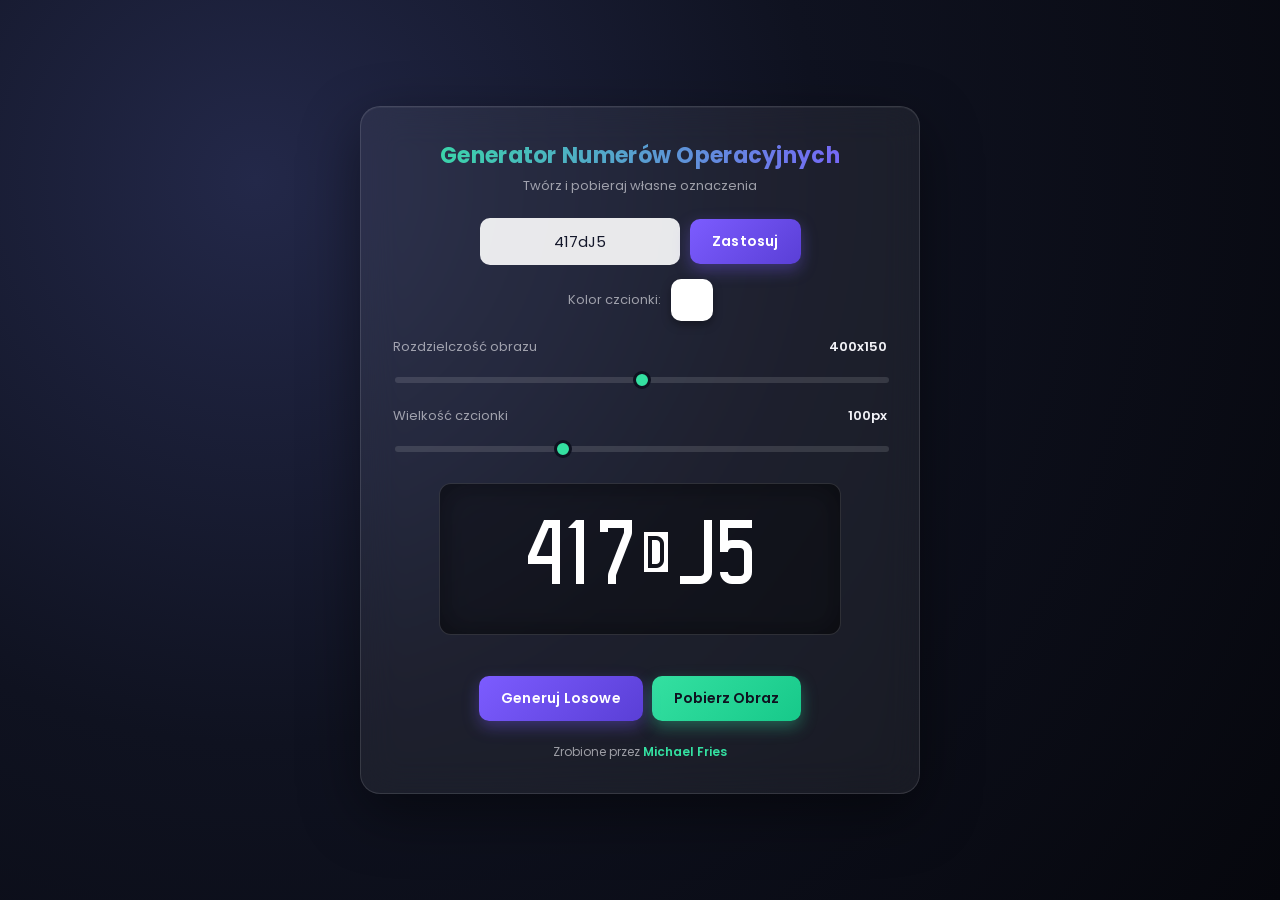
<file: oznaczenia.html>
<!DOCTYPE html>
<html lang="pl">
<head>
<meta charset="UTF-8">
<meta name="viewport" content="width=device-width, initial-scale=1.0">
<title>Generator Numerów Operacyjnych</title>
<style>
    @import url('https://fonts.googleapis.com/css2?family=Poppins:wght@400;500;600;700&display=swap');

    :root {
        --bg-1: #0f1220;
        --bg-2: #1c2138;
        --card: rgba(255,255,255,0.06);
        --card-border: rgba(255,255,255,0.12);
        --accent: #7c5cff;
        --accent-2: #34e0a1;
        --text: #f2f2f7;
        --text-dim: rgba(242,242,247,0.6);
    }

    * { box-sizing: border-box; }

    body {
        font-family: 'Poppins', Arial, sans-serif;
        display: flex;
        justify-content: center;
        align-items: center;
        min-height: 100vh;
        margin: 0;
        background: radial-gradient(circle at 20% 20%, #232849 0%, var(--bg-1) 45%, #06070d 100%);
        padding: 24px;
        color: var(--text);
    }

    .container {
        background: var(--card);
        backdrop-filter: blur(18px);
        border: 1px solid var(--card-border);
        padding: 32px;
        border-radius: 20px;
        box-shadow: 0 20px 60px rgba(0,0,0,0.45), inset 0 1px 0 rgba(255,255,255,0.05);
        text-align: center;
        max-width: 560px;
        width: 100%;
    }

    h1 {
        margin: 0 0 4px;
        font-size: 22px;
        font-weight: 700;
        letter-spacing: 0.3px;
        background: linear-gradient(90deg, var(--accent-2), var(--accent));
        -webkit-background-clip: text;
        background-clip: text;
        color: transparent;
    }

    .subtitle {
        color: var(--text-dim);
        font-size: 13px;
        margin-bottom: 22px;
    }

    canvas#outputCanvas {
        border: 1px solid var(--card-border);
        border-radius: 12px;
        margin: 8px 0 20px;
        background: rgba(0,0,0,0.35);
        max-width: 100%;
        height: auto;
        box-shadow: inset 0 0 30px rgba(0,0,0,0.4);
    }

    .row {
        display: flex;
        align-items: center;
        justify-content: center;
        gap: 10px;
        flex-wrap: wrap;
        margin: 14px 0;
    }

    input[type="text"] {
        padding: 12px 14px;
        font-size: 15px;
        width: 200px;
        text-align: center;
        background: rgba(255,255,255,0.9);
        border: none;
        border-radius: 10px;
        color: #14172a;
        font-family: 'Poppins', sans-serif;
        outline: none;
        transition: box-shadow 0.2s ease, transform 0.2s ease;
    }

    input[type="text"]:focus {
        box-shadow: 0 0 0 3px rgba(124,92,255,0.5);
        transform: translateY(-1px);
    }

    /* ---- Buttons + ripple/press animation ---- */
    button {
        position: relative;
        overflow: hidden;
        padding: 12px 22px;
        font-size: 14px;
        font-weight: 600;
        font-family: 'Poppins', sans-serif;
        background: linear-gradient(135deg, var(--accent), #5a3fd6);
        color: white;
        border: none;
        border-radius: 10px;
        cursor: pointer;
        letter-spacing: 0.2px;
        transition: transform 0.18s cubic-bezier(.34,1.56,.64,1), box-shadow 0.25s ease, filter 0.2s ease;
        box-shadow: 0 6px 16px rgba(124,92,255,0.35);
        will-change: transform;
    }

    button.secondary {
        background: linear-gradient(135deg, #2b3050, #1c2036);
        box-shadow: 0 6px 16px rgba(0,0,0,0.35);
        border: 1px solid var(--card-border);
    }

    button:hover {
        transform: translateY(-3px) scale(1.03);
        filter: brightness(1.08);
        box-shadow: 0 10px 22px rgba(124,92,255,0.45);
    }

    button.secondary:hover {
        box-shadow: 0 10px 22px rgba(0,0,0,0.45);
    }

    button:active {
        transform: translateY(0px) scale(0.96);
        transition: transform 0.08s ease;
    }

    button .ripple {
        position: absolute;
        border-radius: 50%;
        background: rgba(255,255,255,0.55);
        transform: scale(0);
        pointer-events: none;
        animation: rippleAnim 550ms ease-out forwards;
    }

    @keyframes rippleAnim {
        to {
            transform: scale(3.2);
            opacity: 0;
        }
    }

    a#downloadLink {
        display: inline-flex;
        align-items: center;
        justify-content: center;
        padding: 12px 22px;
        font-size: 14px;
        font-weight: 600;
        border-radius: 10px;
        color: #0f1220;
        background: linear-gradient(135deg, var(--accent-2), #17c98a);
        text-decoration: none;
        box-shadow: 0 6px 16px rgba(52,224,161,0.35);
        transition: transform 0.18s cubic-bezier(.34,1.56,.64,1), box-shadow 0.25s ease, filter 0.2s ease;
    }
    a#downloadLink:hover {
        transform: translateY(-3px) scale(1.03);
        filter: brightness(1.05);
        box-shadow: 0 10px 22px rgba(52,224,161,0.45);
    }
    a#downloadLink:active {
        transform: translateY(0px) scale(0.96);
    }

    /* ---- Sliders ---- */
    .slider-block {
        margin: 16px 0;
        text-align: left;
    }
    .slider-block label {
        display: flex;
        justify-content: space-between;
        font-size: 13px;
        color: var(--text-dim);
        margin-bottom: 8px;
    }
    .slider-block label span.val {
        color: var(--text);
        font-weight: 600;
    }
    .slider {
        -webkit-appearance: none;
        width: 100%;
        height: 6px;
        border-radius: 4px;
        background: rgba(255,255,255,0.12);
        outline: none;
    }
    .slider::-webkit-slider-thumb {
        -webkit-appearance: none;
        width: 18px;
        height: 18px;
        border-radius: 50%;
        background: var(--accent-2);
        border: 3px solid #0f1220;
        cursor: pointer;
        transition: transform 0.15s ease;
    }
    .slider::-webkit-slider-thumb:hover {
        transform: scale(1.2);
    }

    /* ---- Custom color picker ---- */
    .color-field {
        position: relative;
        display: inline-flex;
        align-items: center;
        gap: 10px;
    }
    .color-field .cf-label {
        font-size: 13px;
        color: var(--text-dim);
    }
    .swatch-btn {
        width: 42px;
        height: 42px;
        border-radius: 10px;
        border: 2px solid var(--card-border);
        cursor: pointer;
        box-shadow: 0 4px 10px rgba(0,0,0,0.35);
        transition: transform 0.18s cubic-bezier(.34,1.56,.64,1);
        padding: 0;
    }
    .swatch-btn:hover {
        transform: translateY(-2px) scale(1.06);
    }
    .swatch-btn:active {
        transform: scale(0.94);
    }

    .color-panel {
        position: absolute;
        top: 54px;
        left: 50%;
        transform: translateX(-50%) translateY(-8px) scale(0.96);
        width: 232px;
        background: #181c30;
        border: 1px solid var(--card-border);
        border-radius: 14px;
        padding: 16px;
        box-shadow: 0 20px 45px rgba(0,0,0,0.55);
        z-index: 20;
        opacity: 0;
        pointer-events: none;
        transition: opacity 0.18s ease, transform 0.18s ease;
    }
    .color-panel.open {
        opacity: 1;
        pointer-events: auto;
        transform: translateX(-50%) translateY(0) scale(1);
    }

    #svCanvas {
        border-radius: 8px;
        cursor: crosshair;
        display: block;
        width: 100%;
        height: 130px;
    }
    #hueCanvas {
        border-radius: 8px;
        cursor: pointer;
        display: block;
        width: 100%;
        height: 14px;
        margin-top: 10px;
    }
    .sv-marker, .hue-marker {
        position: absolute;
        pointer-events: none;
    }
    .sv-marker {
        width: 12px;
        height: 12px;
        border-radius: 50%;
        border: 2px solid white;
        box-shadow: 0 0 0 1px rgba(0,0,0,0.4);
        transform: translate(-6px, -6px);
    }
    .hue-marker {
        width: 4px;
        height: 18px;
        border-radius: 2px;
        background: white;
        border: 1px solid rgba(0,0,0,0.4);
        transform: translate(-2px, -2px);
    }

    .swatch-presets {
        display: flex;
        flex-wrap: wrap;
        gap: 6px;
        margin-top: 12px;
    }
    .preset {
        width: 20px;
        height: 20px;
        border-radius: 6px;
        cursor: pointer;
        border: 1px solid rgba(255,255,255,0.25);
        transition: transform 0.15s ease;
    }
    .preset:hover {
        transform: scale(1.2);
    }

    #hexInput {
        margin-top: 12px;
        width: 100%;
        padding: 8px 10px;
        border-radius: 8px;
        border: 1px solid var(--card-border);
        background: rgba(255,255,255,0.9);
        color: #14172a;
        font-family: 'Poppins', monospace;
        font-size: 13px;
        text-align: center;
        outline: none;
    }

    footer {
        color: var(--text-dim);
        margin-top: 22px;
        font-size: 12px;
    }
    footer a {
        color: var(--accent-2);
        text-decoration: none;
        font-weight: 600;
    }
    footer a:hover {
        text-decoration: underline;
    }
</style>
</head>
<body>
    <div class="container">
        <h1>Generator Numerów Operacyjnych</h1>
        <div class="subtitle">Twórz i pobieraj własne oznaczenia</div>

        <div class="row">
            <input type="text" id="customInput" placeholder="np. 423pX5" maxlength="999">
            <button id="generateCustom">Zastosuj</button>
        </div>

        <div class="row">
            <div class="color-field">
                <span class="cf-label">Kolor czcionki:</span>
                <button id="swatchBtn" class="swatch-btn" style="background:#ffffff;"></button>

                <div id="colorPanel" class="color-panel">
                    <canvas id="svCanvas" width="200" height="130"></canvas>
                    <canvas id="hueCanvas" width="200" height="14"></canvas>
                    <div id="svMarker" class="sv-marker" style="left:0;top:0;"></div>
                    <div id="hueMarker" class="hue-marker" style="left:0;top:0;"></div>
                    <div class="swatch-presets" id="presets"></div>
                    <input type="text" id="hexInput" value="#FFFFFF" maxlength="7">
                </div>
            </div>
        </div>

        <div class="slider-block">
            <label for="resolutionSlider">Rozdzielczość obrazu <span class="val" id="resolutionValue">400x150</span></label>
            <input type="range" id="resolutionSlider" class="slider" min="200" max="600" value="400" step="50">
        </div>

        <div class="slider-block">
            <label for="fontSizeSlider">Wielkość czcionki <span class="val" id="fontSizeValue">100px</span></label>
            <input type="range" id="fontSizeSlider" class="slider" min="50" max="200" value="100" step="5">
        </div>

        <canvas id="outputCanvas" width="400" height="150"></canvas>

        <div class="row">
            <button id="generateRandom">Generuj Losowe</button>
            <a id="downloadLink" href="#" download="numer_operacyjny.png">Pobierz Obraz</a>
        </div>

        <footer>Zrobione przez <a href="https://michaelfries.tech/" target="_blank">Michael Fries</a></footer>
    </div>

    <script>
        document.addEventListener('DOMContentLoaded', function() {
            const canvas = document.getElementById('outputCanvas');
            const ctx = canvas.getContext('2d');
            const generateRandomBtn = document.getElementById('generateRandom');
            const generateCustomBtn = document.getElementById('generateCustom');
            const customInput = document.getElementById('customInput');
            const downloadLink = document.getElementById('downloadLink');
            const resolutionSlider = document.getElementById('resolutionSlider');
            const fontSizeSlider = document.getElementById('fontSizeSlider');
            const resolutionValue = document.getElementById('resolutionValue');
            const fontSizeValue = document.getElementById('fontSizeValue');

            let currentText = '';
            let currentFontSize = 100;
            let currentColor = '#ffffff';

            const font = new FontFace('Oznaczenia', 'url(Oznaczenia.ttf)');
            font.load().then(function(loadedFont) {
                document.fonts.add(loadedFont);
                generateRandom();
            }).catch(function(error) {
                console.error('Błąd ładowania czcionki:', error);
                generateRandom();
            });

            document.querySelectorAll('button').forEach(function(btn) {
                btn.addEventListener('pointerdown', function(e) {
                    const rect = btn.getBoundingClientRect();
                    const ripple = document.createElement('span');
                    const size = Math.max(rect.width, rect.height);
                    ripple.className = 'ripple';
                    ripple.style.width = ripple.style.height = size + 'px';
                    ripple.style.left = (e.clientX - rect.left - size / 2) + 'px';
                    ripple.style.top = (e.clientY - rect.top - size / 2) + 'px';
                    btn.appendChild(ripple);
                    setTimeout(function() { ripple.remove(); }, 550);
                });
            });

            generateRandomBtn.addEventListener('click', generateRandom);

            generateCustomBtn.addEventListener('click', function() {
                const text = customInput.value.trim();
                if (text) {
                    currentText = text;
                    drawText(text);
                } else {
                    alert("Wpisz poprawne oznaczenie!");
                }
            });

            resolutionSlider.addEventListener('input', function() {
                const width = parseInt(this.value);
                const height = Math.round(width * 0.375);
                canvas.width = width;
                canvas.height = height;
                resolutionValue.textContent = `${width}x${height}`;
                if (currentText) drawText(currentText);
            });

            fontSizeSlider.addEventListener('input', function() {
                currentFontSize = parseInt(this.value);
                fontSizeValue.textContent = currentFontSize + 'px';
                if (currentText) drawText(currentText);
            });

            function generateRandom() {
                const num1 = Math.floor(Math.random() * 101) + 400;
                const middleLetter = String.fromCharCode(Math.floor(Math.random() * 16) + 97);
                const useLetterInNum2 = Math.random() > 0.5;
                let num2;
                if (useLetterInNum2) {
                    const letter = String.fromCharCode(Math.floor(Math.random() * 26) + 65);
                    const number = Math.floor(Math.random() * 10);
                    num2 = `${letter}${number}`;
                } else {
                    num2 = '21';
                }
                const text = `${num1}${middleLetter}${num2}`;
                currentText = text;
                customInput.value = text;
                drawText(text);
            }

            function drawText(text) {
                ctx.clearRect(0, 0, canvas.width, canvas.height);
                ctx.fillStyle = currentColor;
                ctx.font = `${currentFontSize}px "Oznaczenia"`;
                ctx.textAlign = 'center';
                ctx.textBaseline = 'middle';
                ctx.fillText(text, canvas.width / 2, canvas.height / 2);
                downloadLink.href = canvas.toDataURL('image/png');
            }

            const swatchBtn = document.getElementById('swatchBtn');
            const colorPanel = document.getElementById('colorPanel');
            const svCanvas = document.getElementById('svCanvas');
            const svCtx = svCanvas.getContext('2d');
            const hueCanvas = document.getElementById('hueCanvas');
            const hueCtx = hueCanvas.getContext('2d');
            const svMarker = document.getElementById('svMarker');
            const hueMarker = document.getElementById('hueMarker');
            const hexInput = document.getElementById('hexInput');
            const presetsEl = document.getElementById('presets');

            let hue = 0;      // 0-360
            let sat = 0;      // 0-1
            let val = 1;      // 0-1

            const presetColors = ['#ffffff','#000000','#ff4d4d','#ffb84d','#ffe14d','#7CFC7C','#4de1ff','#4d7bff','#b24dff','#ff4dc4','#8c8c8c','#34e0a1'];
            presetColors.forEach(function(c) {
                const p = document.createElement('div');
                p.className = 'preset';
                p.style.background = c;
                p.addEventListener('click', function() {
                    setColorFromHex(c);
                });
                presetsEl.appendChild(p);
            });

            function hsvToRgb(h, s, v) {
                let c = v * s;
                let x = c * (1 - Math.abs((h / 60) % 2 - 1));
                let m = v - c;
                let r=0, g=0, b=0;
                if (h < 60) { r=c; g=x; b=0; }
                else if (h < 120) { r=x; g=c; b=0; }
                else if (h < 180) { r=0; g=c; b=x; }
                else if (h < 240) { r=0; g=x; b=c; }
                else if (h < 300) { r=x; g=0; b=c; }
                else { r=c; g=0; b=x; }
                return [Math.round((r+m)*255), Math.round((g+m)*255), Math.round((b+m)*255)];
            }

            function rgbToHex(r, g, b) {
                return '#' + [r,g,b].map(v => v.toString(16).padStart(2,'0')).join('');
            }

            function rgbToHsv(r, g, b) {
                r/=255; g/=255; b/=255;
                const max = Math.max(r,g,b), min = Math.min(r,g,b);
                const d = max - min;
                let h = 0;
                if (d !== 0) {
                    if (max === r) h = ((g-b)/d) % 6;
                    else if (max === g) h = (b-r)/d + 2;
                    else h = (r-g)/d + 4;
                    h *= 60;
                    if (h < 0) h += 360;
                }
                const s = max === 0 ? 0 : d/max;
                const v = max;
                return [h, s, v];
            }

            function drawHueStrip() {
                const grad = hueCtx.createLinearGradient(0, 0, hueCanvas.width, 0);
                for (let i = 0; i <= 360; i += 30) {
                    grad.addColorStop(i/360, `hsl(${i},100%,50%)`);
                }
                hueCtx.fillStyle = grad;
                hueCtx.fillRect(0, 0, hueCanvas.width, hueCanvas.height);
            }

            function drawSvSquare() {
                const [r,g,b] = hsvToRgb(hue, 1, 1);
                svCtx.fillStyle = `rgb(${r},${g},${b})`;
                svCtx.fillRect(0, 0, svCanvas.width, svCanvas.height);

                const whiteGrad = svCtx.createLinearGradient(0, 0, svCanvas.width, 0);
                whiteGrad.addColorStop(0, 'rgba(255,255,255,1)');
                whiteGrad.addColorStop(1, 'rgba(255,255,255,0)');
                svCtx.fillStyle = whiteGrad;
                svCtx.fillRect(0, 0, svCanvas.width, svCanvas.height);

                const blackGrad = svCtx.createLinearGradient(0, 0, 0, svCanvas.height);
                blackGrad.addColorStop(0, 'rgba(0,0,0,0)');
                blackGrad.addColorStop(1, 'rgba(0,0,0,1)');
                svCtx.fillStyle = blackGrad;
                svCtx.fillRect(0, 0, svCanvas.width, svCanvas.height);
            }

            function updateMarkers() {
                const svRect = { w: svCanvas.width, h: svCanvas.height };
                svMarker.style.left = (sat * svRect.w) + 'px';
                svMarker.style.top = ((1-val) * svRect.h) + 'px';

                const hueRect = { w: hueCanvas.width };
                hueMarker.style.left = (hue / 360 * hueRect.w) + 'px';
                hueMarker.style.top = '7px';
            }

            function positionMarkersAbsolute() {
                // markers are positioned relative to the panel; offset by canvas offsets
                svMarker.style.position = 'absolute';
                hueMarker.style.position = 'absolute';
                svMarker.style.left = (svCanvas.offsetLeft + sat * svCanvas.clientWidth) + 'px';
                svMarker.style.top = (svCanvas.offsetTop + (1-val) * svCanvas.clientHeight) + 'px';
                hueMarker.style.left = (hueCanvas.offsetLeft + (hue/360) * hueCanvas.clientWidth) + 'px';
                hueMarker.style.top = (hueCanvas.offsetTop + hueCanvas.clientHeight/2) + 'px';
            }

            function applyColor(updateHex) {
                const [r,g,b] = hsvToRgb(hue, sat, val);
                currentColor = rgbToHex(r,g,b);
                swatchBtn.style.background = currentColor;
                if (updateHex !== false) hexInput.value = currentColor;
                drawSvSquare();
                positionMarkersAbsolute();
                if (currentText) drawText(currentText);
            }

            function setColorFromHex(hex) {
                hex = hex.trim();
                if (!/^#([0-9a-fA-F]{6})$/.test(hex)) return;
                const r = parseInt(hex.substr(1,2),16);
                const g = parseInt(hex.substr(3,2),16);
                const b = parseInt(hex.substr(5,2),16);
                const [h,s,v] = rgbToHsv(r,g,b);
                hue = h; sat = s; val = v;
                applyColor(false);
                hexInput.value = hex;
            }

            function svPick(clientX, clientY) {
                const rect = svCanvas.getBoundingClientRect();
                let x = Math.min(Math.max(clientX - rect.left, 0), rect.width);
                let y = Math.min(Math.max(clientY - rect.top, 0), rect.height);
                sat = x / rect.width;
                val = 1 - (y / rect.height);
                applyColor();
            }

            function huePick(clientX) {
                const rect = hueCanvas.getBoundingClientRect();
                let x = Math.min(Math.max(clientX - rect.left, 0), rect.width);
                hue = (x / rect.width) * 360;
                applyColor();
            }

            let draggingSv = false;
            let draggingHue = false;

            svCanvas.addEventListener('pointerdown', function(e) {
                draggingSv = true;
                svPick(e.clientX, e.clientY);
            });
            window.addEventListener('pointermove', function(e) {
                if (draggingSv) svPick(e.clientX, e.clientY);
                if (draggingHue) huePick(e.clientX);
            });
            window.addEventListener('pointerup', function() {
                draggingSv = false;
                draggingHue = false;
            });

            hueCanvas.addEventListener('pointerdown', function(e) {
                draggingHue = true;
                huePick(e.clientX);
            });

            hexInput.addEventListener('change', function() {
                let hex = hexInput.value.trim();
                if (hex[0] !== '#') hex = '#' + hex;
                setColorFromHex(hex);
            });

            swatchBtn.addEventListener('click', function(e) {
                e.stopPropagation();
                colorPanel.classList.toggle('open');
                if (colorPanel.classList.contains('open')) {
                    positionMarkersAbsolute();
                }
            });

            document.addEventListener('click', function(e) {
                if (!colorPanel.contains(e.target) && e.target !== swatchBtn) {
                    colorPanel.classList.remove('open');
                }
            });

            drawHueStrip();
            drawSvSquare();
            positionMarkersAbsolute();
        });
    </script>
</body>
</html>
</file>
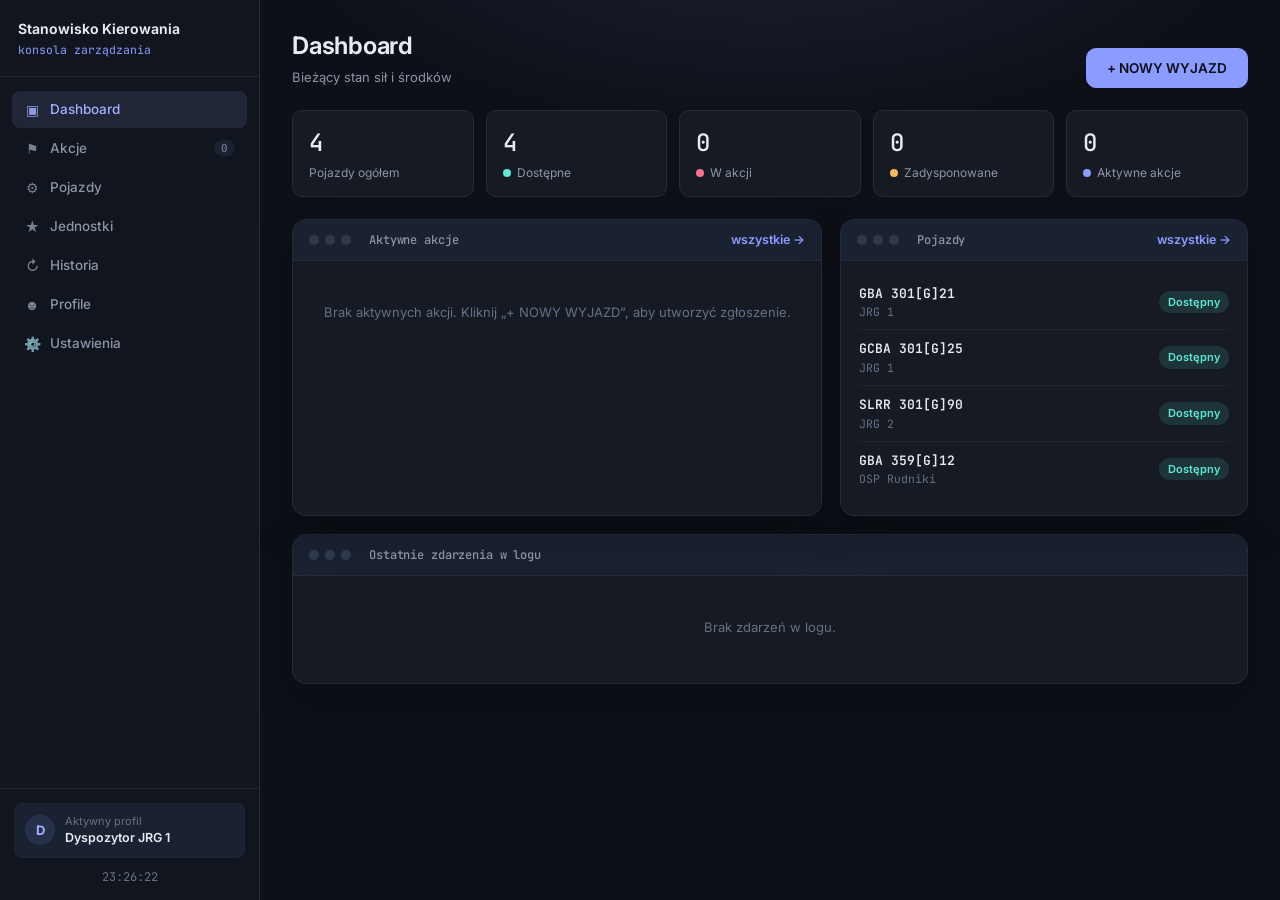
<file: skpsp.html>
<!DOCTYPE html>
<html lang="pl">
<head>
<meta charset="UTF-8">
<meta name="viewport" content="width=device-width, initial-scale=1.0">
<title>Stanowisko Kierowania</title>
<link rel="stylesheet" href="style.css">
</head>
<body>

<div class="app" id="app">

  <header class="mobile-topbar">
    <button class="icon-btn" id="menuToggle" aria-label="Menu">
    </button>
    <div class="mobile-clock" id="mobileClock">--:--</div>
  </header>

  <div class="overlay" id="navOverlay"></div>


  <nav class="sidebar" id="sidebar">
    <div class="sidebar-brand">
      <div class="brand-text">
        <div class="brand-title">Stanowisko Kierowania</div>
        <div class="brand-sub">konsola zarządzania</div>
      </div>
    </div>

    <div class="sidebar-nav">
      <button class="nav-item active" data-view="dashboard">
        <span class="nav-ico">&#9635;</span> Dashboard
      </button>
      <button class="nav-item" data-view="actions">
        <span class="nav-ico">&#9873;</span> Akcje
        <span class="nav-badge" id="navBadgeActions">0</span>
      </button>
      <button class="nav-item" data-view="vehicles">
        <span class="nav-ico">&#9881;</span> Pojazdy
      </button>
      <button class="nav-item" data-view="units">
        <span class="nav-ico">&#9733;</span> Jednostki
      </button>
      <button class="nav-item" data-view="history">
        <span class="nav-ico">&#8635;</span> Historia
      </button>
      <button class="nav-item" data-view="profiles">
        <span class="nav-ico">&#9787;</span> Profile
      </button>
      <button class="nav-item" data-view="settings">
        <span class="nav-ico">&#9881;&#65039;</span> Ustawienia
      </button>
    </div>

    <div class="sidebar-footer">
      <div class="active-profile-box" id="activeProfileBox" data-view="profiles">
        <div class="profile-avatar" id="profileAvatar">D</div>
        <div class="profile-meta">
          <div class="profile-label">Aktywny profil</div>
          <div class="profile-name" id="activeProfileName">—</div>
        </div>
      </div>
      <div class="sidebar-clock" id="sidebarClock">--:--:--</div>
    </div>
  </nav>

  <main class="main">

    <section class="view" id="view-dashboard">
      <div class="view-header">
        <div>
          <h1>Dashboard</h1>
          <p class="view-sub">Bieżący stan sił i środków</p>
        </div>
        <button class="btn btn-primary btn-lg" id="btnNewActionMain">+ NOWY WYJAZD</button>
      </div>

      <div class="stat-row" id="statRow"></div>

      <div class="dash-grid">
        <div class="panel">
          <div class="panel-head">
            <h2>Aktywne akcje</h2>
            <button class="link-btn" data-view="actions">wszystkie &rarr;</button>
          </div>
          <div class="panel-body" id="dashActiveActions"></div>
        </div>

        <div class="panel">
          <div class="panel-head">
            <h2>Pojazdy</h2>
            <button class="link-btn" data-view="vehicles">wszystkie &rarr;</button>
          </div>
          <div class="panel-body" id="dashVehicles"></div>
        </div>
      </div>

      <div class="panel">
        <div class="panel-head">
          <h2>Ostatnie zdarzenia w logu</h2>
        </div>
        <div class="panel-body" id="dashLog"></div>
      </div>
    </section>

    <section class="view hidden" id="view-actions">
      <div class="view-header">
        <div>
          <h1>Akcje</h1>
          <p class="view-sub">Aktywne wyjazdy jednostek</p>
        </div>
        <button class="btn btn-primary btn-lg" id="btnNewActionActions">+ NOWY WYJAZD</button>
      </div>
      <div class="cards-grid" id="actionsGrid"></div>
    </section>

    <section class="view hidden" id="view-action-detail">
      <div class="view-header">
        <div>
          <button class="btn btn-ghost" id="btnBackFromDetail">&larr; POWRÓT</button>
        </div>
        <div class="detail-actions" id="detailActionButtons"></div>
      </div>
      <div id="actionDetailBody"></div>
    </section>

    <section class="view hidden" id="view-vehicles">
      <div class="view-header">
        <div>
          <h1>Pojazdy</h1>
          <p class="view-sub">Wykaz i statusy pojazdów</p>
        </div>
        <button class="btn btn-primary btn-lg" id="btnAddVehicle">+ DODAJ POJAZD</button>
      </div>
      <div class="filter-row" id="unitFilterRow"></div>
      <div class="cards-grid" id="vehiclesGrid"></div>
    </section>

    <section class="view hidden" id="view-units">
      <div class="view-header">
        <div>
          <h1>Jednostki</h1>
          <p class="view-sub">JRG oraz jednostki OSP</p>
        </div>
        <button class="btn btn-primary btn-lg" id="btnAddUnit">+ DODAJ JEDNOSTKĘ</button>
      </div>
      <div class="cards-grid" id="unitsGrid"></div>
    </section>

    <section class="view hidden" id="view-history">
      <div class="view-header">
        <div>
          <h1>Historia</h1>
          <p class="view-sub" id="historyDateLabel">Zakończone akcje — dziś</p>
        </div>
      </div>
      <div class="cards-grid" id="historyGrid"></div>
    </section>

    <section class="view hidden" id="view-history-detail">
      <div class="view-header">
        <div>
          <button class="btn btn-ghost" id="btnBackFromHistoryDetail">&larr; POWRÓT</button>
        </div>
      </div>
      <div id="historyDetailBody"></div>
    </section>

    <section class="view hidden" id="view-profiles">
      <div class="view-header">
        <div>
          <h1>Profile</h1>
          <p class="view-sub">Profile dyspozytorskie</p>
        </div>
        <button class="btn btn-primary btn-lg" id="btnAddProfile">+ NOWY PROFIL</button>
      </div>
      <div class="cards-grid" id="profilesGrid"></div>
    </section>

    <section class="view hidden" id="view-settings">
      <div class="view-header">
        <div>
          <h1>Ustawienia</h1>
          <p class="view-sub">Dane i konfiguracja systemu</p>
        </div>
      </div>

      <div class="panel">
        <div class="panel-head"><h2>Dane</h2></div>
        <div class="panel-body">
          <div class="settings-stats" id="settingsStats"></div>
        </div>
      </div>

      <div class="panel">
        <div class="panel-head"><h2>Zarządzanie danymi</h2></div>
        <div class="panel-body">
          <div class="settings-danger-row">
            <div>
              <div class="settings-item-title">Historia</div>
              <div class="settings-item-desc">Usuń wpisy historii bieżącego dnia.</div>
            </div>
            <button class="btn btn-outline-danger" data-clear="history">Wyczyść historię</button>
          </div>
          <div class="settings-danger-row">
            <div>
              <div class="settings-item-title">Pojazdy</div>
              <div class="settings-item-desc">Usuń wszystkie pojazdy (poza uczestniczącymi w aktywnych akcjach).</div>
            </div>
            <button class="btn btn-outline-danger" data-clear="vehicles">Wyczyść pojazdy</button>
          </div>
          <div class="settings-danger-row">
            <div>
              <div class="settings-item-title">Jednostki</div>
              <div class="settings-item-desc">Usuń wszystkie jednostki niezawierające pojazdów.</div>
            </div>
            <button class="btn btn-outline-danger" data-clear="units">Wyczyść jednostki</button>
          </div>
          <div class="settings-danger-row">
            <div>
              <div class="settings-item-title">Profile</div>
              <div class="settings-item-desc">Usuń wszystkie profile poza jednym domyślnym.</div>
            </div>
            <button class="btn btn-outline-danger" data-clear="profiles">Wyczyść profile</button>
          </div>
          <div class="settings-danger-row settings-danger-row--strong">
            <div>
              <div class="settings-item-title">Wszystkie dane</div>
              <div class="settings-item-desc">Usuwa jednostki, pojazdy, akcje, historię i profile oraz przywraca dane demonstracyjne.</div>
            </div>
            <button class="btn btn-danger" id="btnDeleteAllData">USUŃ WSZYSTKIE DANE</button>
          </div>
        </div>
      </div>
    </section>

  </main>
</div>

<div class="modal-root" id="modalRoot"></div>

<div class="toast-stack" id="toastStack"></div>

<script src="script.js"></script>
</body>
</html>
</file>
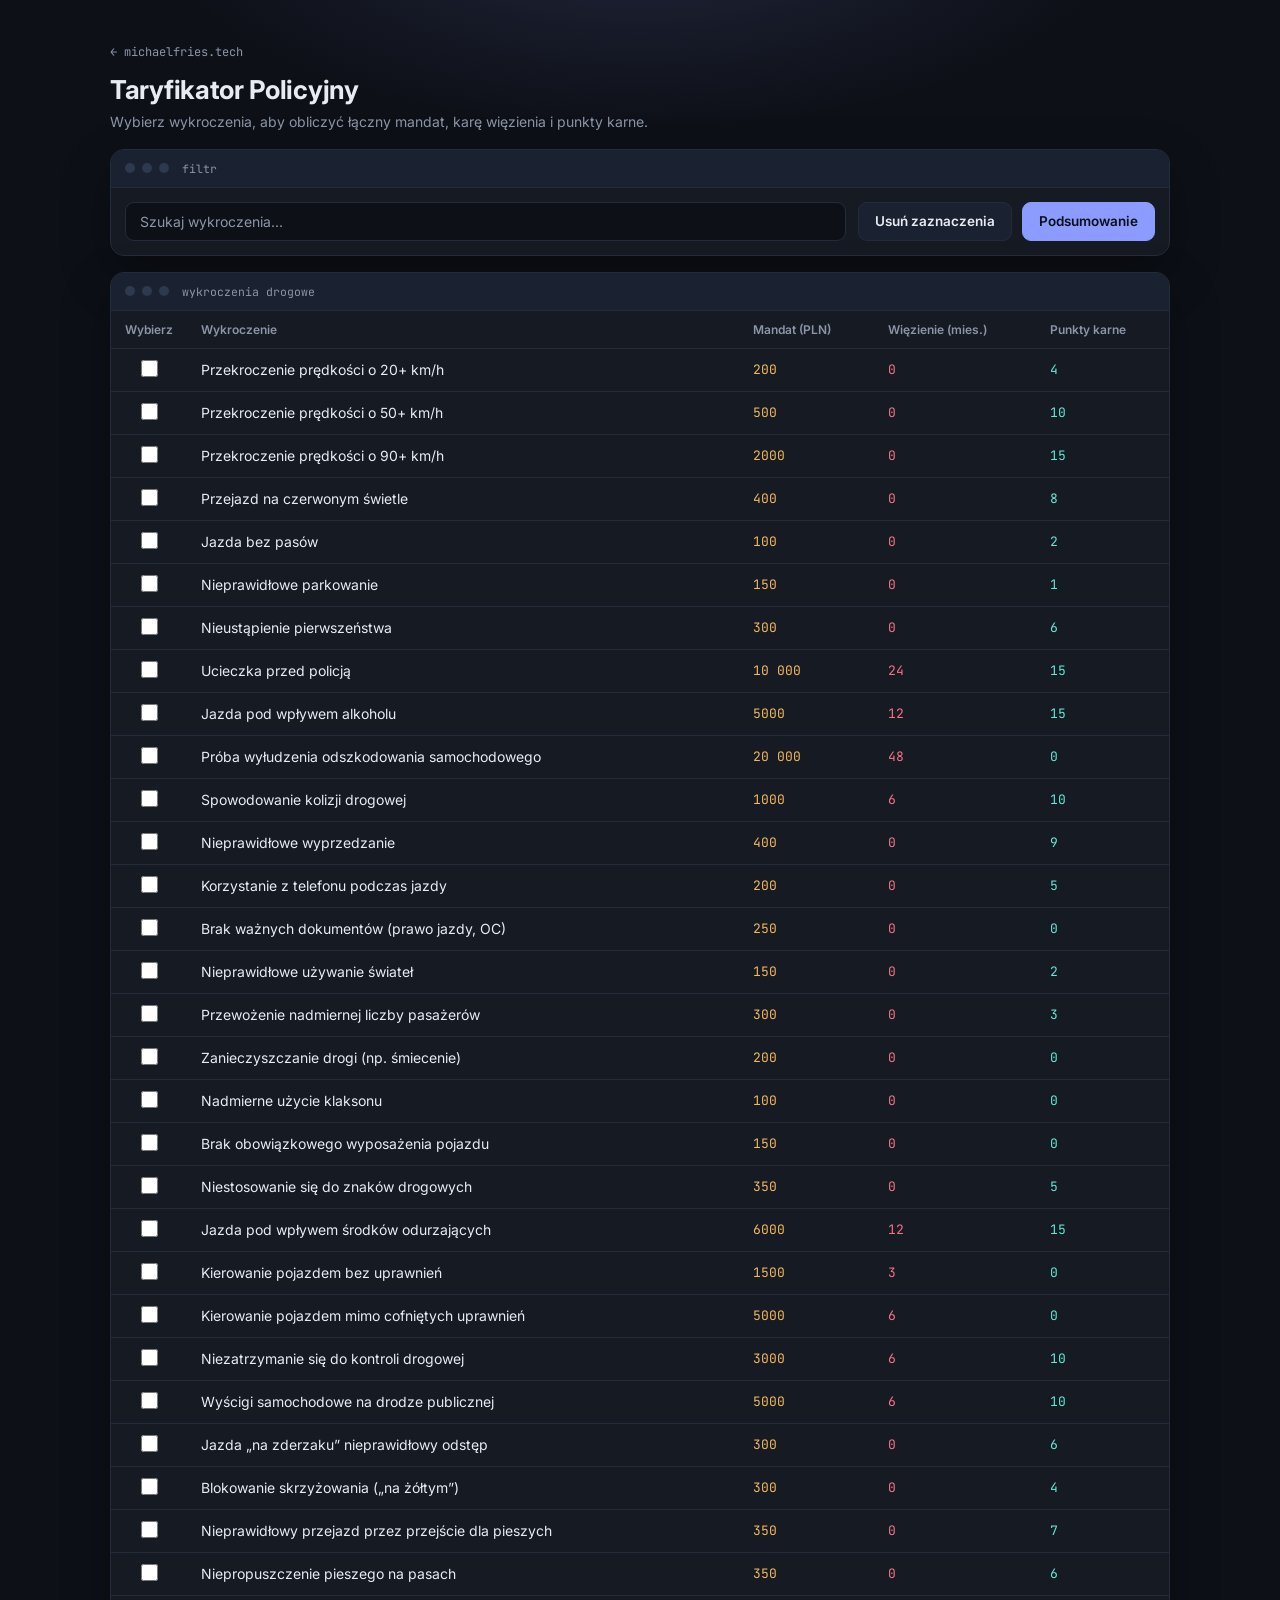
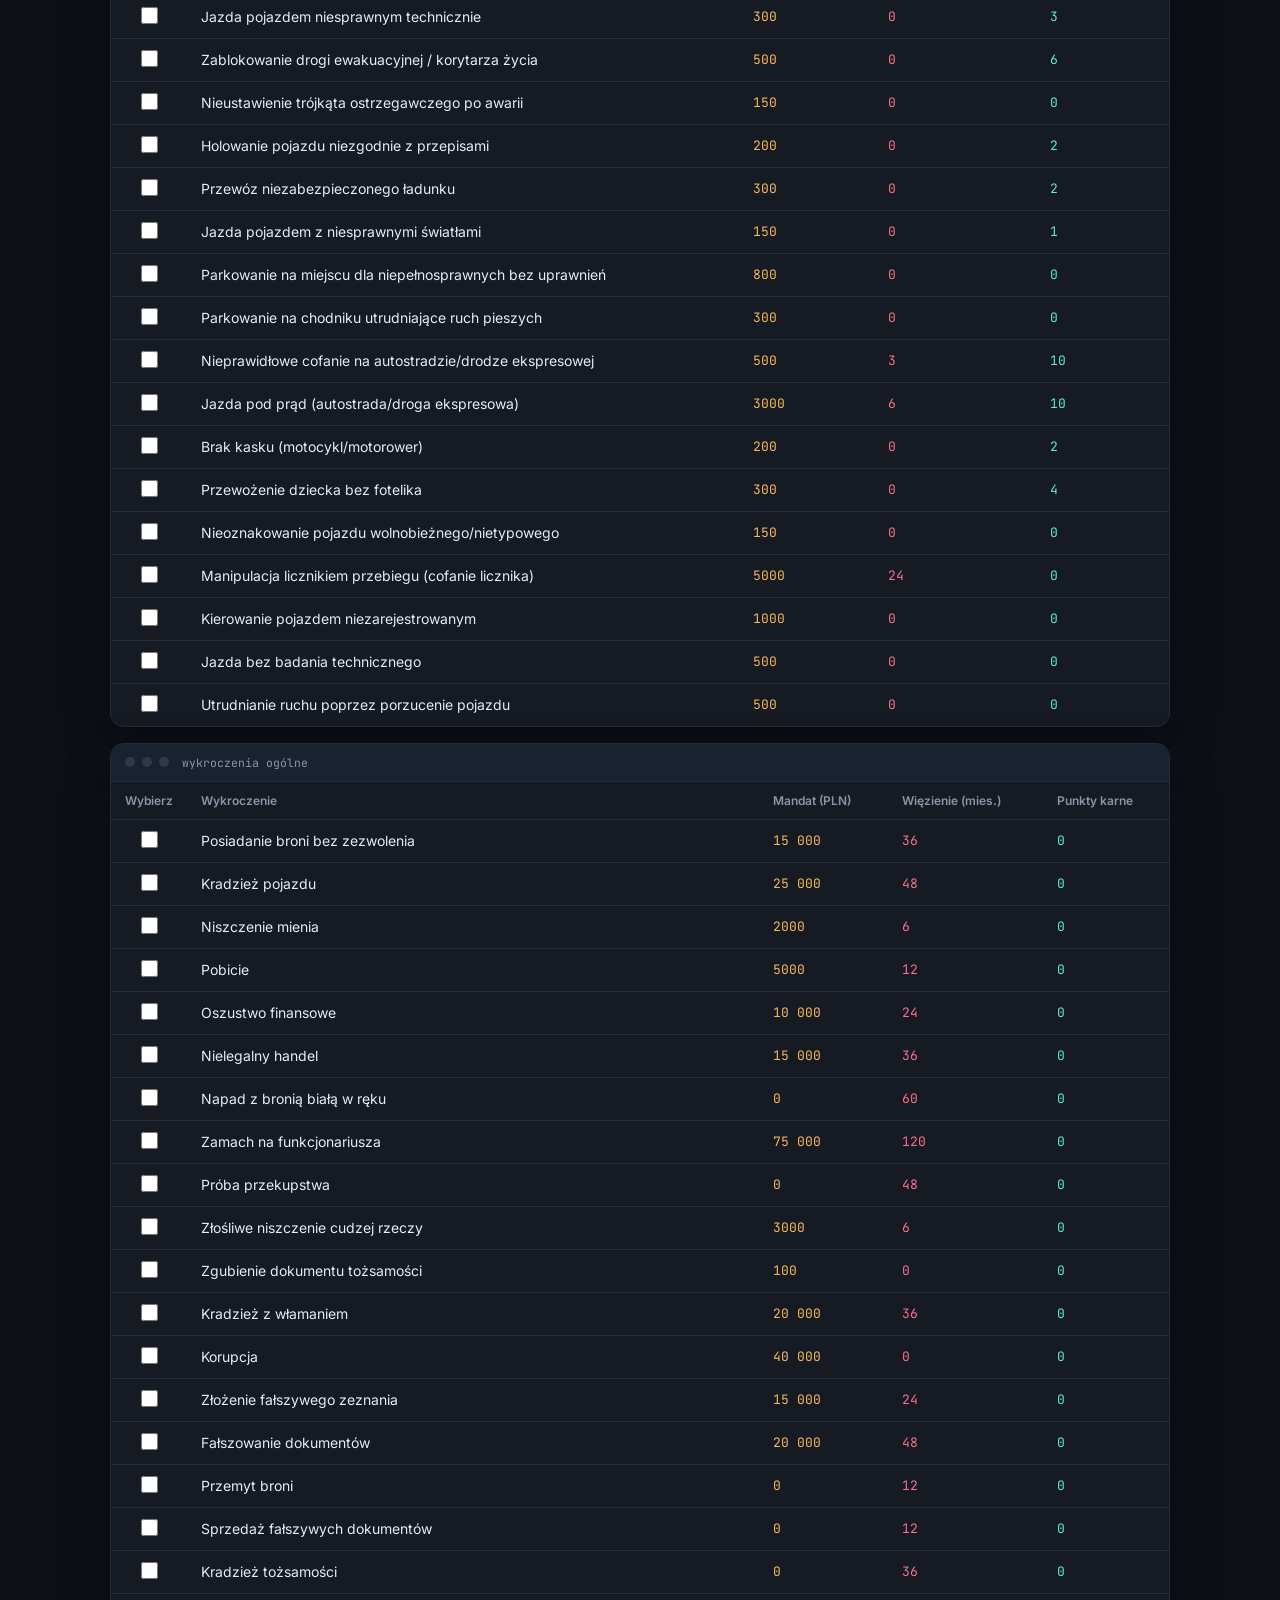
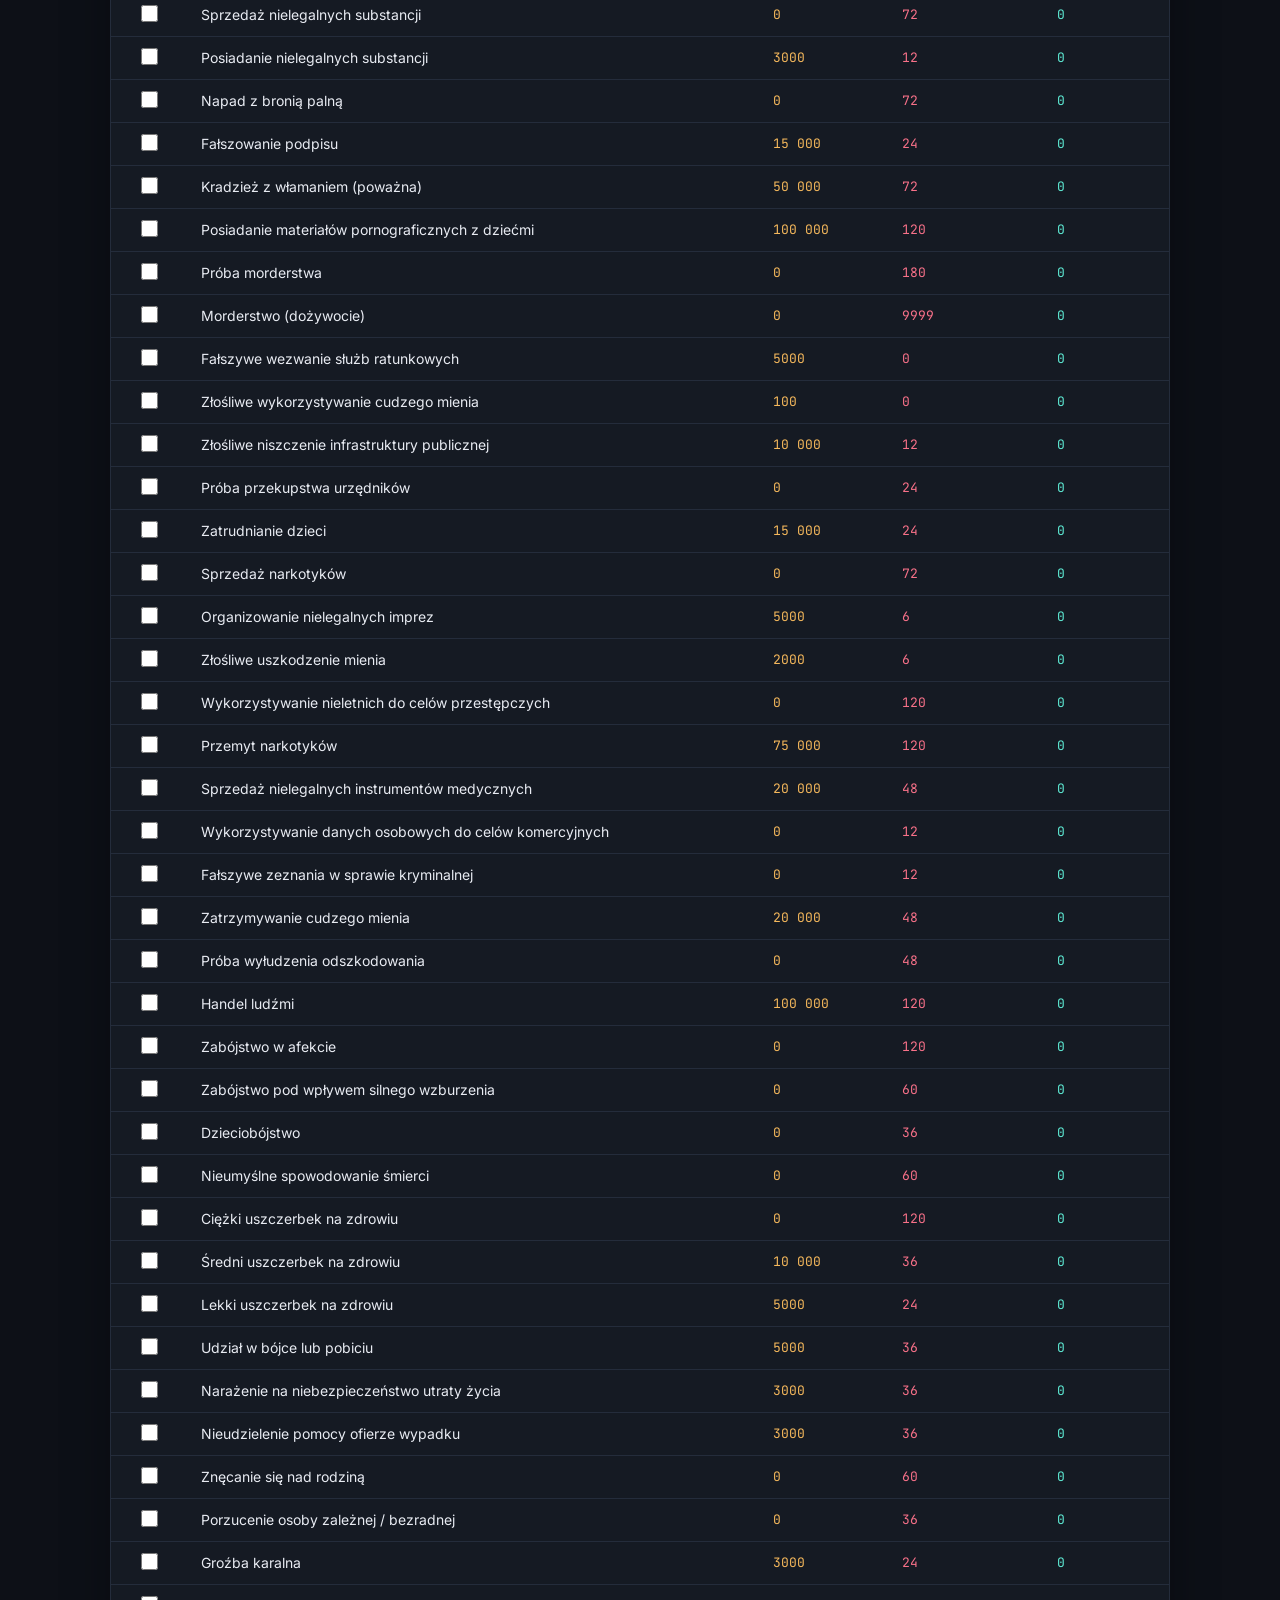
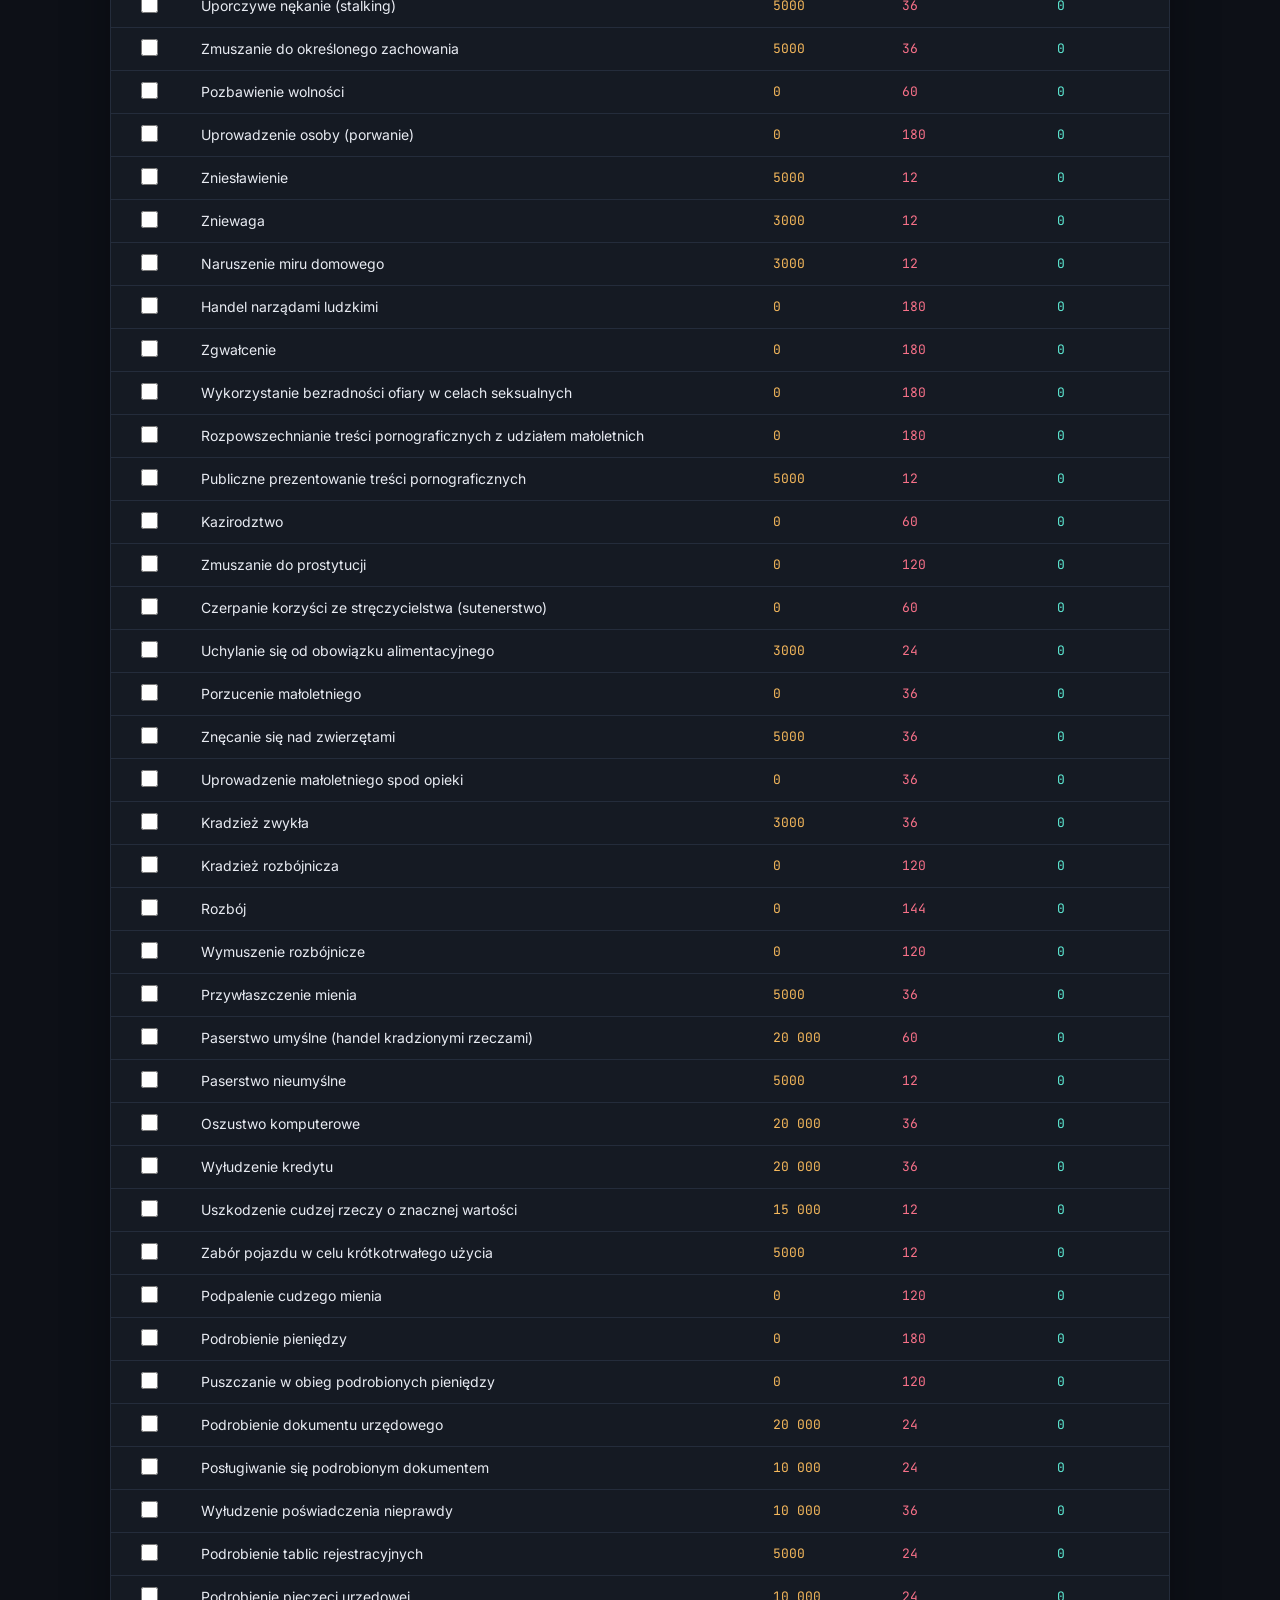
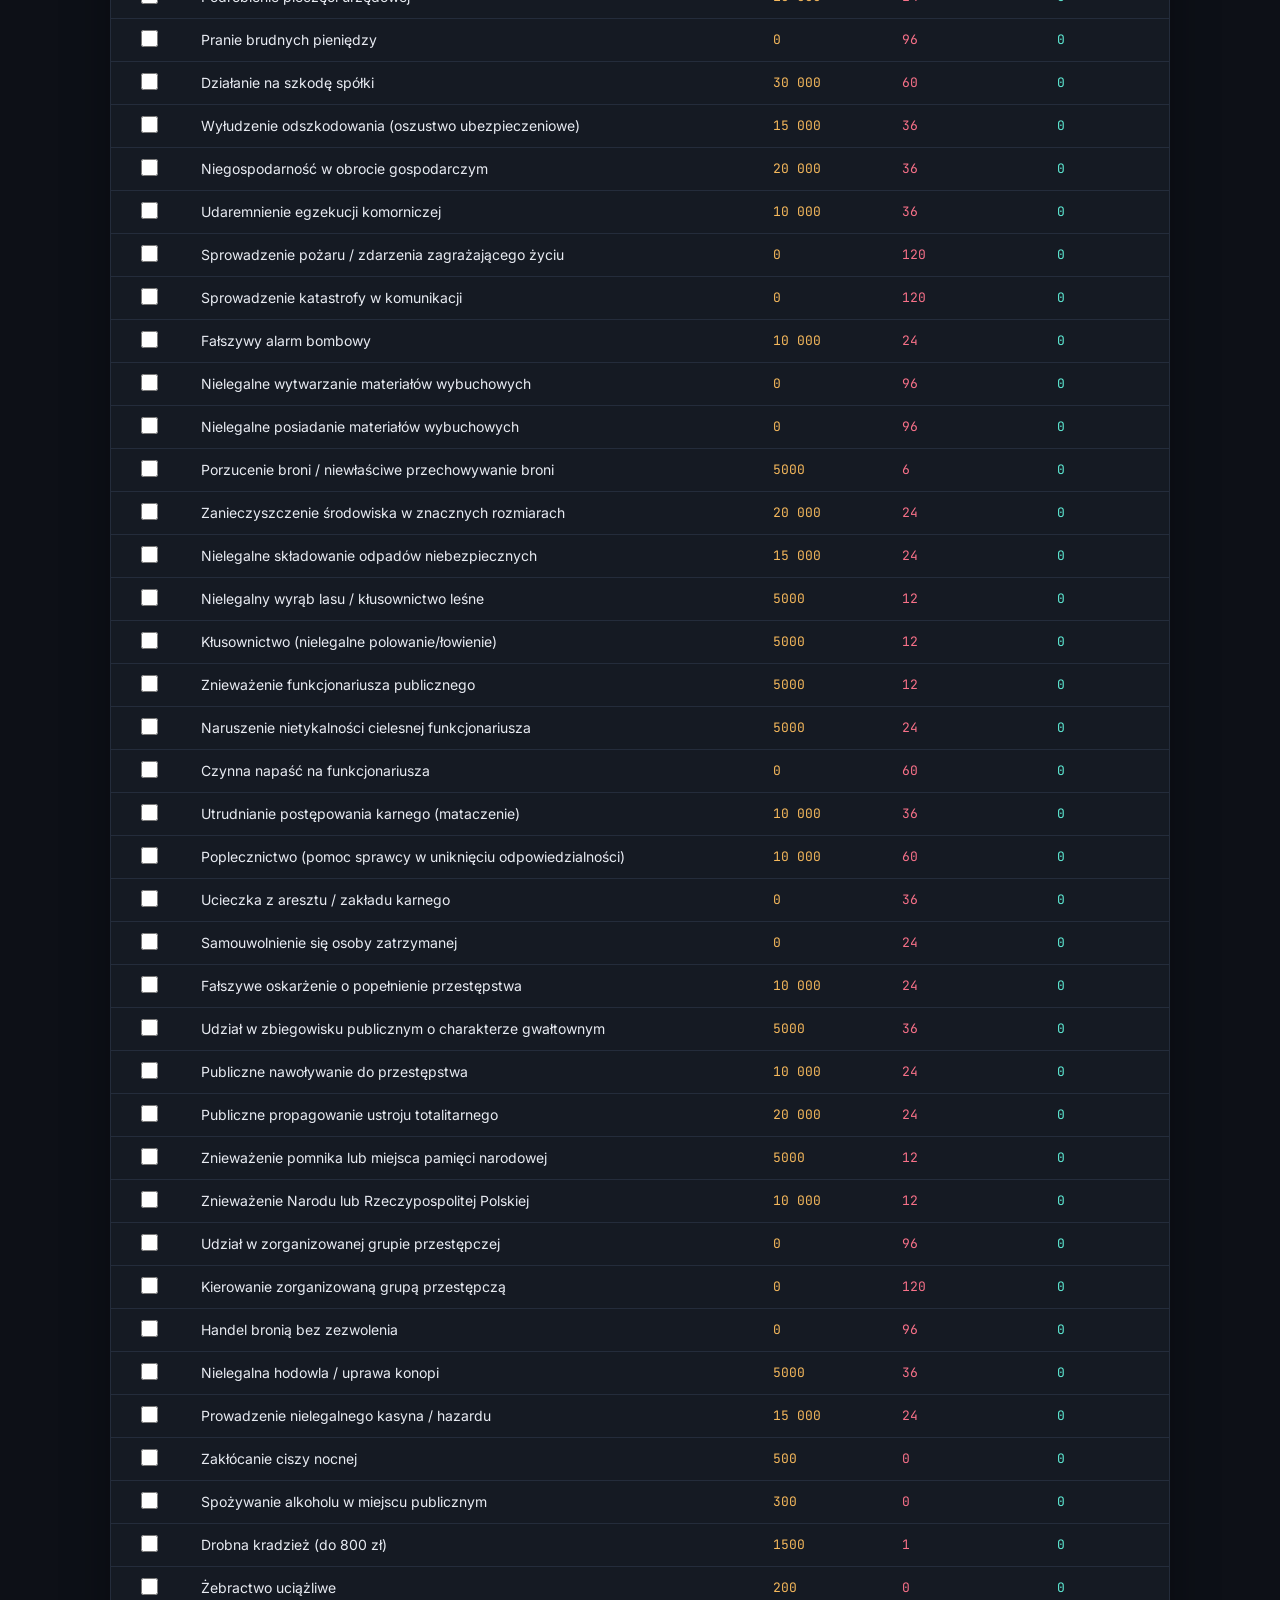
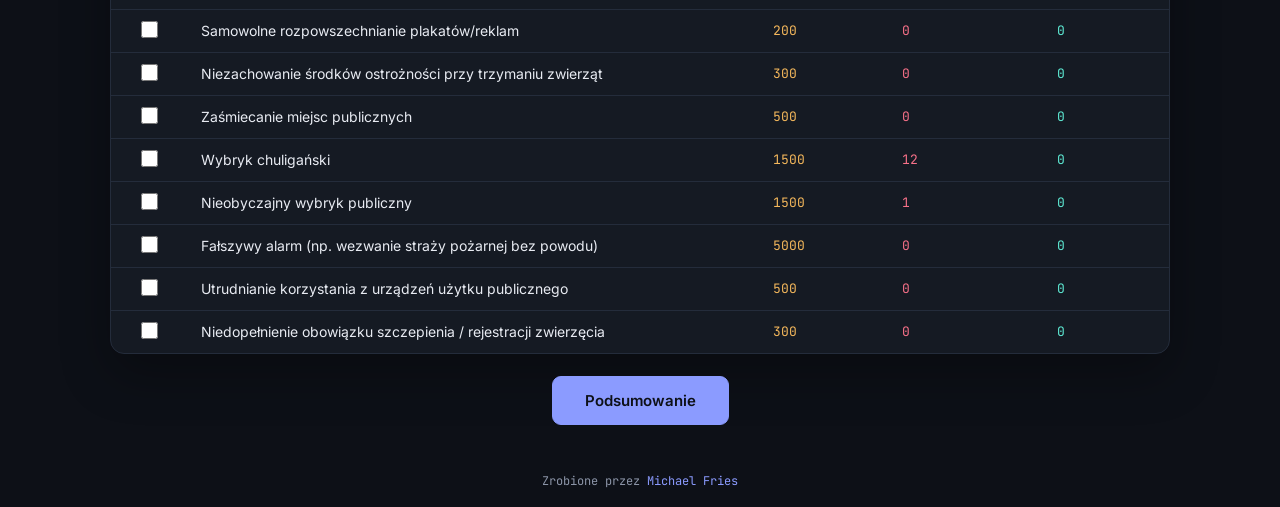
<file: taryfikator.html>
<!DOCTYPE html>
<html lang="pl">
<head>
<meta charset="UTF-8">
<meta name="viewport" content="width=device-width, initial-scale=1.0">
<title>Taryfikator Policyjny</title>
<meta name="theme-color" content="#0d1017">
<link rel="preconnect" href="https://fonts.googleapis.com">
<link rel="preconnect" href="https://fonts.gstatic.com" crossorigin>
<link href="https://fonts.googleapis.com/css2?family=Inter:wght@400;500;600;700&family=JetBrains+Mono:wght@400;500&display=swap" rel="stylesheet">
<style>
:root{
  --bg:#0d1017;
  --panel:#151a23;
  --panel-2:#1a2130;
  --line:#242c3b;
  --text:#e8ebf2;
  --muted:#8c95a8;
  --accent:#8b9bff;
  --accent-2:#5eead4;
  --fine:#f5b85c;
  --jail:#f87189;
}
*{box-sizing:border-box;margin:0;padding:0;}
::selection{background:var(--accent);color:#0d1017;}
body{
  min-height:100vh;
  background:radial-gradient(700px 300px at 50% -80px,rgba(139,155,255,.16),transparent 70%),var(--bg);
  color:var(--muted);
  font-family:'Inter',system-ui,sans-serif;
  display:flex;flex-direction:column;
}
main{width:92%;max-width:1060px;margin:0 auto;padding:40px 0 20px;flex:1;display:grid;gap:16px;}
.head h1{font-size:26px;font-weight:700;color:var(--text);letter-spacing:-.3px;}
.head p{margin-top:6px;font-size:14px;max-width:560px;line-height:1.55;}
.back{
  display:inline-block;margin-bottom:14px;
  font-family:'JetBrains Mono',monospace;font-size:12px;
  color:var(--muted);text-decoration:none;
}
.back:hover{color:var(--accent);}

.window{
  background:var(--panel);border:1px solid var(--line);border-radius:14px;
  box-shadow:0 20px 50px rgba(0,0,0,.3);overflow:hidden;
}
.titlebar{
  display:flex;align-items:center;gap:7px;padding:11px 14px;
  background:var(--panel-2);border-bottom:1px solid var(--line);
  font-family:'JetBrains Mono',monospace;font-size:11.5px;
}
.titlebar i{width:10px;height:10px;border-radius:50%;background:#2f394d;}
.titlebar span{margin-left:6px;}

.controls{display:flex;flex-wrap:wrap;gap:12px;padding:14px;}
#searchInput{
  flex:1;min-width:220px;padding:10px 14px;font:inherit;font-size:14px;
  color:var(--text);background:var(--bg);
  border:1px solid var(--line);border-radius:9px;outline:none;
  transition:border-color .15s;
}
#searchInput::placeholder{color:var(--muted);}
#searchInput:focus{border-color:var(--accent);}
.btn-row{display:flex;gap:10px;flex-wrap:wrap;}
.btn{
  padding:10px 16px;font:inherit;font-size:13.5px;font-weight:600;
  border-radius:9px;border:1px solid var(--line);cursor:pointer;
  background:var(--panel-2);color:var(--text);white-space:nowrap;
  transition:border-color .15s,background .15s;
}
.btn:hover{border-color:var(--accent);}
.btn-primary{background:var(--accent);border-color:var(--accent);color:#0d1017;}
.btn-primary:hover{background:#a3b0ff;}
.btn-danger:hover{border-color:var(--jail);color:var(--jail);}

.table-wrapper{overflow-x:auto;}
table{width:100%;border-collapse:collapse;}
th{
  font-size:12px;font-weight:600;color:var(--muted);text-align:left;
  padding:11px 14px;border-bottom:1px solid var(--line);white-space:nowrap;
}
td{padding:11px 14px;border-bottom:1px solid var(--line);font-size:14px;color:var(--text);}
tbody tr:last-child td{border-bottom:none;}
tbody tr{transition:background .12s;cursor:pointer;}
tbody tr:hover{background:var(--panel-2);}
tbody tr:has(input:checked){background:rgba(139,155,255,.1);}
tbody tr.hidden-row{display:none;}
th:first-child,td:first-child{text-align:center;width:56px;}
td:nth-child(n+3){font-family:'JetBrains Mono',monospace;font-size:13px;white-space:nowrap;}
input[type="checkbox"]{width:17px;height:17px;cursor:pointer;accent-color:var(--accent);}
.fine-col{color:var(--fine);}
.jail-col{color:var(--jail);}
.points-col{color:var(--accent-2);}

.summary-bar{display:flex;justify-content:center;padding:6px 0 10px;}
#summaryButton{padding:14px 32px;font-size:15px;}

#overlay{display:none;position:fixed;inset:0;background:rgba(5,7,11,.7);z-index:100;}
#summaryBox{
  display:none;position:fixed;top:50%;left:50%;transform:translate(-50%,-50%);
  z-index:101;width:92%;max-width:440px;max-height:82vh;overflow-y:auto;
  background:var(--panel);border:1px solid var(--line);border-radius:14px;
  box-shadow:0 30px 80px rgba(0,0,0,.6);
}
#summaryBox .titlebar{position:sticky;top:0;}
.summary-body{padding:18px 20px 20px;color:var(--text);font-size:14px;}
#summaryContent p{margin:8px 0;}
#summaryContent p span{color:var(--muted);}
#summaryContent ul{margin:6px 0 14px;padding-left:20px;line-height:1.6;}
.totals{display:grid;gap:8px;margin-top:6px;}
.total{
  display:flex;justify-content:space-between;align-items:baseline;
  padding:10px 12px;border:1px solid var(--line);border-radius:9px;background:var(--panel-2);
}
.total b{font-family:'JetBrains Mono',monospace;font-weight:500;}
.summary-body .btn{margin-top:16px;width:100%;}

footer{padding:18px;text-align:center;font-family:'JetBrains Mono',monospace;font-size:12px;}
footer a{color:var(--accent);text-decoration:none;}
footer a:hover{text-decoration:underline;}
a:focus-visible,button:focus-visible,input:focus-visible{outline:2px solid var(--accent);outline-offset:2px;}
@media (max-width:600px){
  th,td{padding:10px;}
  .btn-row{width:100%;} .btn-row .btn{flex:1;}
}
</style>
</head>
<body>
<main>
  <div class="head">
    <a class="back" href="/">&larr; michaelfries.tech</a>
    <h1>Taryfikator Policyjny</h1>
    <p>Wybierz wykroczenia, aby obliczyć łączny mandat, karę więzienia i punkty karne.</p>
  </div>

  <div class="window">
    <div class="titlebar"><i></i><i></i><i></i><span>filtr</span></div>
    <div class="controls">
      <input type="text" id="searchInput" placeholder="Szukaj wykroczenia..." aria-label="Szukaj wykroczenia" oninput="filterOffenses()">
      <div class="btn-row">
        <button class="btn btn-danger" onclick="clearAll()">Usuń zaznaczenia</button>
        <button class="btn btn-primary" onclick="calculatePenalty()">Podsumowanie</button>
      </div>
    </div>
  </div>

  <section class="window">
    <div class="titlebar"><i></i><i></i><i></i><span>wykroczenia drogowe</span></div>
    <div class="table-wrapper">
      <table>
        <thead><tr><th>Wybierz</th><th>Wykroczenie</th><th>Mandat (PLN)</th><th>Więzienie (mies.)</th><th>Punkty karne</th></tr></thead>
        <tbody id="trafficOffensesBody"></tbody>
      </table>
    </div>
  </section>

  <section class="window">
    <div class="titlebar"><i></i><i></i><i></i><span>wykroczenia ogólne</span></div>
    <div class="table-wrapper">
      <table>
        <thead><tr><th>Wybierz</th><th>Wykroczenie</th><th>Mandat (PLN)</th><th>Więzienie (mies.)</th><th>Punkty karne</th></tr></thead>
        <tbody id="generalOffensesBody"></tbody>
      </table>
    </div>
  </section>

  <div class="summary-bar">
    <button id="summaryButton" class="btn btn-primary" onclick="calculatePenalty()">Podsumowanie</button>
  </div>
</main>

<div id="overlay" onclick="closeSummary()"></div>
<div id="summaryBox" role="dialog" aria-modal="true" aria-label="Podsumowanie">
  <div class="titlebar"><i></i><i></i><i></i><span>podsumowanie</span></div>
  <div class="summary-body">
    <div id="summaryContent"></div>
    <button class="btn" onclick="closeSummary()">Zamknij</button>
  </div>
</div>

<footer>
  Zrobione przez <a href="https://guns.lol/michaelfries" target="_blank" rel="noopener">Michael Fries</a>
</footer>

<script src="offenses.js"></script>
<script>
function populateTable(tableId, offenses) {
  const table = document.getElementById(tableId);
  table.innerHTML = offenses.map(([offense, fine, jail, points]) => `
    <tr data-name="${offense.toLowerCase()}">
      <td><input type="checkbox" aria-label="${offense}" data-offense="${offense}" data-fine="${fine}" data-jail="${jail}" data-points="${points}"></td>
      <td>${offense}</td>
      <td class="fine-col">${fine.toLocaleString('pl-PL')}</td>
      <td class="jail-col">${jail}</td>
      <td class="points-col">${points}</td>
    </tr>`).join("");
}

/* klik w cały wiersz zaznacza wykroczenie */
document.addEventListener('click', e => {
  const row = e.target.closest('tbody tr');
  if (!row || e.target.matches('input')) return;
  const cb = row.querySelector('input[type="checkbox"]');
  if (cb) cb.checked = !cb.checked;
});

function calculatePenalty() {
  let totalFine = 0, totalJailTime = 0, totalPoints = 0;
  const selected = [];

  document.querySelectorAll('input[type="checkbox"]:checked').forEach(cb => {
    totalFine += parseInt(cb.dataset.fine);
    totalJailTime += parseInt(cb.dataset.jail);
    totalPoints += parseInt(cb.dataset.points);
    selected.push(cb.dataset.offense);
  });

  const content = document.getElementById("summaryContent");
  if (selected.length === 0) {
    content.innerHTML = `<p>Nie wybrano żadnych wykroczeń.</p>`;
  } else {
    content.innerHTML = `
      <p><strong>Wybrane wykroczenia (${selected.length}):</strong></p>
      <ul>${selected.map(o => `<li>${o}</li>`).join("")}</ul>
      <div class="totals">
        <div class="total"><span>Łączny mandat</span><b class="fine-col">${totalFine.toLocaleString('pl-PL')} PLN</b></div>
        <div class="total"><span>Kara więzienia</span><b class="jail-col">${totalJailTime} mies.</b></div>
        <div class="total"><span>Punkty karne</span><b class="points-col">${totalPoints}</b></div>
      </div>`;
  }
  document.getElementById("summaryBox").style.display = "block";
  document.getElementById("overlay").style.display = "block";
}

function closeSummary() {
  document.getElementById("summaryBox").style.display = "none";
  document.getElementById("overlay").style.display = "none";
}
document.addEventListener('keydown', e => { if (e.key === 'Escape') closeSummary(); });

function clearAll() {
  document.querySelectorAll('input[type="checkbox"]:checked').forEach(cb => cb.checked = false);
}

function filterOffenses() {
  const query = document.getElementById("searchInput").value.trim().toLowerCase();
  document.querySelectorAll("tbody tr").forEach(row => {
    row.classList.toggle("hidden-row", !row.dataset.name.includes(query));
  });
}

populateTable("trafficOffensesBody", trafficOffenses);
populateTable("generalOffensesBody", generalOffenses);
</script>
</body>
</html>
</file>
<file: style.css>
@import url("https://fonts.googleapis.com/css2?family=Inter:wght@400;500;600;700&family=JetBrains+Mono:wght@400;500;700&display=swap");
 
:root{
  --bg:#0d1017;
  --bg-elev:#11151d;
  --panel:#151a23;
  --panel-alt:#1a2130;
  --border:#242c3b;
  --border-soft:#1e2533;
  --text:#e8ebf2;
  --text-dim:#8c95a8;
  --text-faint:#677085;
 
  --accent:#8b9bff;
  --accent-strong:#a3b0ff;
  --accent-dim:#2a3358;
  --accent-bg:rgba(139,155,255,.12);
 
  --ok:#5eead4;    --ok-bg:rgba(94,234,212,.12);
  --danger:#f87189;--danger-bg:rgba(248,113,137,.12);
  --warn:#f5b85c;  --warn-bg:rgba(245,184,92,.12);
  --info:#8b9bff;  --info-bg:rgba(139,155,255,.14);
  --off:#7a8397;   --off-bg:rgba(122,131,151,.14);
 
  --radius-sm:8px; --radius:10px; --radius-lg:14px;
  --sans:"Inter",-apple-system,BlinkMacSystemFont,"Segoe UI",Roboto,Helvetica,Arial,sans-serif;
  --mono:"JetBrains Mono",ui-monospace,SFMono-Regular,Consolas,monospace;
  --sidebar-w:260px; --topbar-h:56px;
  --dot:#2f394d;
}
 
*,*::before,*::after{box-sizing:border-box;}
html,body{height:100%;}
body{
  margin:0;
  background:radial-gradient(700px 300px at 60% -80px,rgba(139,155,255,.12),transparent 70%),var(--bg);
  background-attachment:fixed;
  color:var(--text);font-family:var(--sans);font-size:14.5px;line-height:1.5;
  -webkit-font-smoothing:antialiased;
}
h1,h2,h3{margin:0;font-weight:650;letter-spacing:-.01em;}
p{margin:0;}
button{font-family:inherit;}
::selection{background:var(--accent);color:#0d1017;}
button:focus-visible,input:focus-visible,textarea:focus-visible,select:focus-visible,[tabindex]:focus-visible{outline:2px solid var(--accent);outline-offset:2px;}
@media (prefers-reduced-motion:reduce){*{animation-duration:.001ms !important;transition-duration:.001ms !important;}}
 
.app{display:flex;min-height:100vh;}
 
/* ---------- mobile top bar ---------- */
.mobile-topbar{
  display:none;position:fixed;top:0;left:0;right:0;height:var(--topbar-h);
  background:var(--bg-elev);border-bottom:1px solid var(--border);
  align-items:center;padding:0 14px;gap:12px;z-index:40;
}
.mobile-clock{margin-left:auto;font-family:var(--mono);color:var(--text-dim);font-size:13px;}
.icon-btn{
  width:36px;height:36px;border-radius:var(--radius-sm);
  background:var(--panel-alt);border:1px solid var(--border);
  display:flex;align-items:center;justify-content:center;cursor:pointer;
}
.icon-btn::before{
  content:"";width:16px;height:2px;border-radius:2px;background:var(--text);
  box-shadow:0 -5px 0 var(--text),0 5px 0 var(--text);
}
.overlay{display:none;position:fixed;inset:0;background:rgba(5,7,11,.65);z-index:45;}
.overlay.show{display:block;}
 
/* ---------- sidebar ---------- */
.sidebar{
  width:var(--sidebar-w);flex:0 0 var(--sidebar-w);
  background:var(--bg-elev);border-right:1px solid var(--border);
  display:flex;flex-direction:column;height:100vh;position:sticky;top:0;
}
.sidebar-brand{padding:20px 18px 18px;border-bottom:1px solid var(--border-soft);}
.brand-title{font-size:14px;font-weight:650;line-height:1.25;color:var(--text);}
.brand-sub{font-family:var(--mono);font-size:11.5px;color:var(--accent);margin-top:3px;}
.sidebar-nav{padding:14px 12px;display:flex;flex-direction:column;gap:2px;flex:1;overflow-y:auto;}
.nav-item{
  display:flex;align-items:center;gap:10px;text-align:left;
  background:transparent;border:none;color:var(--text-dim);
  padding:10px 12px;border-radius:var(--radius-sm);
  cursor:pointer;font-size:13.5px;font-weight:500;
  transition:background .12s,color .12s;
}
.nav-ico{font-size:14px;width:16px;text-align:center;opacity:.85;}
.nav-item:hover{background:var(--panel-alt);color:var(--text);}
.nav-item.active{background:var(--accent-bg);color:var(--accent-strong);}
.nav-badge{
  margin-left:auto;background:var(--danger-bg);color:var(--danger);
  font-family:var(--mono);font-size:11px;font-weight:700;
  padding:1px 7px;border-radius:20px;min-width:20px;text-align:center;
}
.nav-badge:empty,.nav-badge[data-zero="1"]{background:var(--panel-alt);color:var(--text-faint);}
 
.sidebar-footer{padding:14px;border-top:1px solid var(--border-soft);}
.active-profile-box{
  display:flex;align-items:center;gap:10px;padding:9px 10px;
  border-radius:var(--radius-sm);background:var(--panel-alt);
  border:1px solid var(--border-soft);cursor:pointer;transition:border-color .12s;
}
.active-profile-box:hover{border-color:var(--accent);}
.profile-avatar{
  width:30px;height:30px;border-radius:50%;flex:0 0 auto;
  background:var(--accent-bg);color:var(--accent-strong);border:1px solid var(--accent-dim);
  display:flex;align-items:center;justify-content:center;font-weight:700;font-size:13px;
}
.profile-label{font-size:11px;color:var(--text-faint);}
.profile-name{font-size:12.5px;font-weight:600;overflow:hidden;text-overflow:ellipsis;white-space:nowrap;}
.sidebar-clock{margin-top:10px;font-family:var(--mono);font-size:12px;color:var(--text-faint);text-align:center;}
 
/* ---------- main / headers ---------- */
.main{flex:1;min-width:0;padding:28px 32px 60px;}
.view-header{display:flex;align-items:flex-end;justify-content:space-between;gap:16px;margin-bottom:22px;flex-wrap:wrap;}
.view-header h1{font-size:24px;}
.view-sub{color:var(--text-dim);font-size:13px;margin-top:4px;}
.view{animation:viewIn .18s ease;}
@keyframes viewIn{from{opacity:0;transform:translateY(4px);}to{opacity:1;transform:none;}}
.hidden{display:none !important;}
 
/* ---------- buttons ---------- */
.btn{
  border:1px solid var(--border);background:var(--panel-alt);color:var(--text);
  padding:8px 14px;border-radius:var(--radius-sm);font-size:13px;font-weight:600;
  cursor:pointer;white-space:nowrap;
  transition:background .12s,border-color .12s,transform .06s;
}
.btn:hover{border-color:var(--accent);}
.btn:active{transform:translateY(1px);}
.btn-primary{background:var(--accent);border-color:var(--accent);color:#0d1017;}
.btn-primary:hover{background:var(--accent-strong);border-color:var(--accent-strong);}
.btn-lg{padding:11px 20px;font-size:13.5px;border-radius:var(--radius);}
.btn-ghost{background:transparent;border-color:transparent;color:var(--text-dim);padding:6px 8px;}
.btn-ghost:hover{background:transparent;border-color:transparent;color:var(--text);}
.btn-danger{background:var(--danger);border-color:var(--danger);color:#0d1017;}
.btn-danger:hover{background:#ff8fa3;border-color:#ff8fa3;}
.btn-outline-danger{background:transparent;color:var(--danger);}
.btn-outline-danger:hover{background:var(--danger-bg);border-color:var(--danger);}
.btn-sm{padding:6px 10px;font-size:12px;}
.btn:disabled{opacity:.4;cursor:not-allowed;}
.link-btn{background:none;border:none;color:var(--accent);cursor:pointer;font-size:12.5px;font-weight:600;padding:0;}
.link-btn:hover{text-decoration:underline;}
 
/* ---------- stats ---------- */
.stat-row{display:grid;grid-template-columns:repeat(5,1fr);gap:12px;margin-bottom:22px;}
.stat-card{background:var(--panel);border:1px solid var(--border);border-radius:var(--radius);padding:14px 16px;}
.stat-num{font-family:var(--mono);font-size:24px;font-weight:500;color:var(--text);}
.stat-lbl{font-size:12px;color:var(--text-dim);margin-top:3px;display:flex;align-items:center;gap:6px;}
.dot{width:8px;height:8px;border-radius:50%;display:inline-block;flex:0 0 auto;}
.dot-ok{background:var(--ok);}.dot-danger{background:var(--danger);}
.dot-warn{background:var(--warn);}.dot-info{background:var(--info);}.dot-off{background:var(--off);}
 
/* ---------- panels = windows ---------- */
.panel{background:var(--panel);border:1px solid var(--border);border-radius:var(--radius-lg);margin-bottom:18px;overflow:hidden;box-shadow:0 16px 40px rgba(0,0,0,.25);}
.panel-head,.modal-head{
  display:flex;align-items:center;gap:0;padding:11px 16px;
  background:var(--panel-alt);border-bottom:1px solid var(--border);
}
.panel-head::before,.modal-head::before{
  content:"";flex:0 0 auto;width:10px;height:10px;border-radius:50%;
  background:var(--dot);box-shadow:16px 0 0 var(--dot),32px 0 0 var(--dot);margin-right:50px;
}
.panel-head h2{font-family:var(--mono);font-size:12px;font-weight:500;color:var(--text-dim);}
.panel-head .link-btn,.modal-close{margin-left:auto;}
.panel-body{padding:14px 18px 18px;}
.dash-grid{display:grid;grid-template-columns:1.3fr 1fr;gap:18px;}
.dash-grid .panel{margin-bottom:0;}
.dash-grid{margin-bottom:18px;}
.empty-state{color:var(--text-faint);font-size:13px;text-align:center;padding:28px 10px;}
 
.mini-row{display:flex;align-items:center;gap:10px;padding:9px 0;border-bottom:1px solid var(--border-soft);}
.mini-row:last-child{border-bottom:none;}
.mini-title{font-size:13px;font-weight:600;}
.mini-sub{font-size:11.5px;color:var(--text-faint);font-family:var(--mono);}
 
.status-chip{
  font-size:11px;font-weight:600;padding:3px 9px;border-radius:20px;white-space:nowrap;
  display:inline-flex;align-items:center;gap:5px;
}
.status-DOSTEPNY{background:var(--ok-bg);color:var(--ok);}
.status-ZADYSPONOWANY{background:var(--warn-bg);color:var(--warn);}
.status-W_AKCJI{background:var(--danger-bg);color:var(--danger);}
.status-PRZEDYSPONOWANY{background:var(--info-bg);color:var(--info);}
.status-NIEDOSTEPNY{background:var(--off-bg);color:var(--off);}
 
.log-line{font-family:var(--mono);font-size:12px;color:var(--text-dim);padding:6px 0;border-bottom:1px solid var(--border-soft);}
.log-line:last-child{border-bottom:none;}
.log-line .t{color:var(--accent);margin-right:8px;}
 
/* ---------- cards ---------- */
.cards-grid{display:grid;grid-template-columns:repeat(auto-fill,minmax(290px,1fr));gap:14px;}
.card{
  background:var(--panel);border:1px solid var(--border);border-radius:var(--radius-lg);
  padding:16px;cursor:pointer;display:flex;flex-direction:column;gap:10px;
  transition:border-color .12s,background .12s;
}
.card:hover{border-color:var(--accent);background:#181e29;}
.card[data-static]{cursor:default;}
.card-top{display:flex;align-items:flex-start;justify-content:space-between;gap:8px;}
.card-id{font-family:var(--mono);font-size:12px;color:var(--accent);font-weight:500;}
.card-title{font-size:15px;font-weight:650;margin-top:2px;}
.card-sub{font-size:12.5px;color:var(--text-dim);}
.card-meta{display:flex;flex-wrap:wrap;gap:10px;font-size:11.5px;color:var(--text-faint);}
.card-foot{display:flex;align-items:center;justify-content:space-between;margin-top:auto;padding-top:4px;}
.vehicle-code{font-family:var(--mono);font-weight:500;font-size:14.5px;}
.card-actions{display:flex;gap:6px;flex-wrap:wrap;}
 
.filter-row{display:flex;gap:8px;flex-wrap:wrap;margin-bottom:16px;}
.filter-chip{
  background:var(--panel-alt);border:1px solid var(--border);color:var(--text-dim);
  padding:7px 13px;border-radius:20px;font-size:12.5px;font-weight:600;cursor:pointer;
}
.filter-chip:hover{color:var(--text);border-color:var(--accent-dim);}
.filter-chip.active{background:var(--accent-bg);border-color:var(--accent);color:var(--accent-strong);}
 
/* ---------- detail ---------- */
.detail-actions{display:flex;gap:8px;flex-wrap:wrap;}
.detail-hero{background:var(--panel);border:1px solid var(--border);border-radius:var(--radius-lg);padding:20px 22px;margin-bottom:18px;}
.detail-hero-top{display:flex;justify-content:space-between;align-items:flex-start;gap:12px;flex-wrap:wrap;}
.detail-num{font-family:var(--mono);color:var(--accent);font-size:13px;}
.detail-type{font-size:22px;font-weight:700;margin-top:4px;letter-spacing:-.01em;}
.detail-loc{color:var(--text-dim);font-size:13.5px;margin-top:4px;}
.detail-desc{color:var(--text-dim);font-size:13px;margin-top:12px;line-height:1.6;}
.detail-grid{display:grid;grid-template-columns:repeat(3,1fr);gap:10px;margin-top:16px;}
.detail-fact{background:var(--panel-alt);border:1px solid var(--border-soft);border-radius:var(--radius-sm);padding:10px 12px;}
.detail-fact .k{font-size:11.5px;color:var(--text-faint);}
.detail-fact .v{font-size:13.5px;font-weight:600;margin-top:3px;}
.veh-row{
  display:flex;align-items:center;gap:12px;padding:12px 14px;margin-bottom:8px;
  border:1px solid var(--border-soft);border-radius:var(--radius);background:var(--panel-alt);flex-wrap:wrap;
}
.veh-row-main{flex:1;min-width:140px;}
.veh-row-actions{display:flex;gap:6px;flex-wrap:wrap;}
 
/* ---------- forms ---------- */
.form-group{margin-bottom:14px;}
.form-group label{display:block;font-size:12.5px;font-weight:600;color:var(--text-dim);margin-bottom:6px;}
.form-row{display:grid;grid-template-columns:1fr 1fr;gap:12px;}
input[type="text"],input[type="time"],textarea,select{
  width:100%;background:var(--bg);border:1px solid var(--border);color:var(--text);
  padding:10px 12px;border-radius:var(--radius-sm);font-size:13.5px;font-family:var(--sans);
  transition:border-color .15s;
}
input::placeholder,textarea::placeholder{color:var(--text-faint);}
textarea{resize:vertical;min-height:70px;}
input:focus,textarea:focus,select:focus{border-color:var(--accent);outline:none;}
.hint{font-size:11.5px;color:var(--text-faint);margin-top:5px;}
 
.checklist,.radio-list{display:flex;flex-direction:column;gap:6px;max-height:260px;overflow-y:auto;padding-right:4px;}
.check-row,.radio-row{
  display:flex;align-items:center;gap:10px;padding:9px 11px;
  border:1px solid var(--border-soft);border-radius:var(--radius-sm);
  cursor:pointer;background:var(--bg);transition:border-color .12s,background .12s;
}
.check-row:hover,.radio-row:hover{border-color:var(--border);}
.check-row:has(input:checked),.radio-row:has(input:checked){border-color:var(--accent);background:var(--accent-bg);}
.radio-row input{accent-color:var(--accent);}
.check-row-title{font-size:13px;font-weight:500;font-family:var(--mono);}
.check-row-sub{font-size:11px;color:var(--text-faint);}
 
/* custom checkbox (markup: .checkbox-wrapper-42 > input + label.cbx) */
.checkbox-wrapper-42{flex:0 0 auto;display:flex;}
.checkbox-wrapper-42 input{position:absolute;opacity:0;pointer-events:none;}
.checkbox-wrapper-42 .cbx{
  width:18px;height:18px;border-radius:5px;border:1.5px solid var(--text-faint);
  background:transparent;cursor:pointer;position:relative;margin:0;padding:0;
  transition:background .15s,border-color .15s;
}
.checkbox-wrapper-42 .cbx::after{
  content:"";position:absolute;left:5px;top:1.5px;width:4px;height:9px;
  border:solid #0d1017;border-width:0 2px 2px 0;transform:rotate(45deg) scale(0);
  transition:transform .15s;
}
.check-row:hover .cbx{border-color:var(--accent);}
.checkbox-wrapper-42 input:checked + .cbx{background:var(--accent);border-color:var(--accent);}
.checkbox-wrapper-42 input:checked + .cbx::after{transform:rotate(45deg) scale(1);}
.checkbox-wrapper-42 input:focus-visible + .cbx{outline:2px solid var(--accent);outline-offset:2px;}
 
/* ---------- settings ---------- */
.settings-stats{display:grid;grid-template-columns:repeat(3,1fr);gap:12px;}
.settings-danger-row{
  display:flex;align-items:center;justify-content:space-between;gap:14px;
  padding:13px 4px;border-bottom:1px solid var(--border-soft);flex-wrap:wrap;
}
.settings-danger-row:last-child{border-bottom:none;}
.settings-danger-row--strong{margin-top:4px;padding-top:16px;border-top:1px dashed var(--border);}
.settings-item-title{font-size:13.5px;font-weight:650;}
.settings-item-desc{font-size:12px;color:var(--text-faint);margin-top:2px;max-width:420px;}
 
/* ---------- modal / toast ---------- */
.modal-backdrop{
  position:fixed;inset:0;background:rgba(5,7,11,.75);
  display:flex;align-items:center;justify-content:center;z-index:90;padding:16px;animation:fadeIn .14s ease;
}
@keyframes fadeIn{from{opacity:0;}to{opacity:1;}}
.modal{
  background:var(--panel);border:1px solid var(--border);border-radius:var(--radius-lg);
  width:100%;max-width:480px;max-height:88vh;display:flex;flex-direction:column;overflow:hidden;
  animation:modalIn .16s ease;box-shadow:0 30px 80px rgba(0,0,0,.6);
}
.modal.modal-wide{max-width:620px;}
@keyframes modalIn{from{opacity:0;transform:translateY(8px) scale(.98);}to{opacity:1;transform:none;}}
.modal-head h3{font-family:var(--mono);font-size:12px;font-weight:500;color:var(--text-dim);}
.modal-close{background:transparent;border:none;color:var(--text-dim);font-size:18px;cursor:pointer;width:28px;height:28px;border-radius:6px;}
.modal-close:hover{background:var(--border);color:var(--text);}
.modal-body{padding:18px;overflow-y:auto;}
.modal-foot{display:flex;justify-content:flex-end;gap:8px;padding:14px 18px;border-top:1px solid var(--border);}
.modal-warn-box{
  background:var(--danger-bg);border:1px solid rgba(248,113,137,.3);color:var(--text);
  padding:12px 14px;border-radius:var(--radius-sm);font-size:13px;margin-bottom:4px;line-height:1.5;
}
.toast-stack{position:fixed;bottom:18px;right:18px;z-index:120;display:flex;flex-direction:column;gap:8px;max-width:320px;}
.toast{
  background:var(--panel-alt);border:1px solid var(--border);border-left:3px solid var(--accent);
  padding:11px 14px;border-radius:9px;font-size:12.5px;box-shadow:0 10px 30px rgba(0,0,0,.4);animation:toastIn .18s ease;
}
.toast.toast-danger{border-left-color:var(--danger);}
.toast.toast-ok{border-left-color:var(--ok);}
@keyframes toastIn{from{opacity:0;transform:translateX(12px);}to{opacity:1;transform:none;}}
 
::-webkit-scrollbar{width:9px;height:9px;}
::-webkit-scrollbar-track{background:transparent;}
::-webkit-scrollbar-thumb{background:#2f394d;border-radius:20px;}
 
/* ---------- responsive ---------- */
@media (max-width:980px){
  .dash-grid{grid-template-columns:1fr;}
  .stat-row{grid-template-columns:repeat(3,1fr);}
  .settings-stats{grid-template-columns:repeat(2,1fr);}
}
@media (max-width:760px){
  .mobile-topbar{display:flex;}
  .app{padding-top:var(--topbar-h);flex-direction:column;}
  .sidebar{position:fixed;top:0;left:0;height:100vh;z-index:50;transform:translateX(-100%);transition:transform .2s ease;padding-top:var(--topbar-h);}
  .sidebar.open{transform:translateX(0);}
  .main{padding:18px 14px 50px;width:100%;}
  .view-header{flex-direction:column;align-items:stretch;}
  .view-header .btn-lg{width:100%;}
  .stat-row{grid-template-columns:repeat(2,1fr);}
  .detail-grid{grid-template-columns:1fr 1fr;}
  .form-row{grid-template-columns:1fr;}
  .settings-stats{grid-template-columns:1fr;}
  .settings-danger-row{flex-direction:column;align-items:stretch;}
  .settings-danger-row button{width:100%;}
  .cards-grid{grid-template-columns:1fr;}
}
</file>
